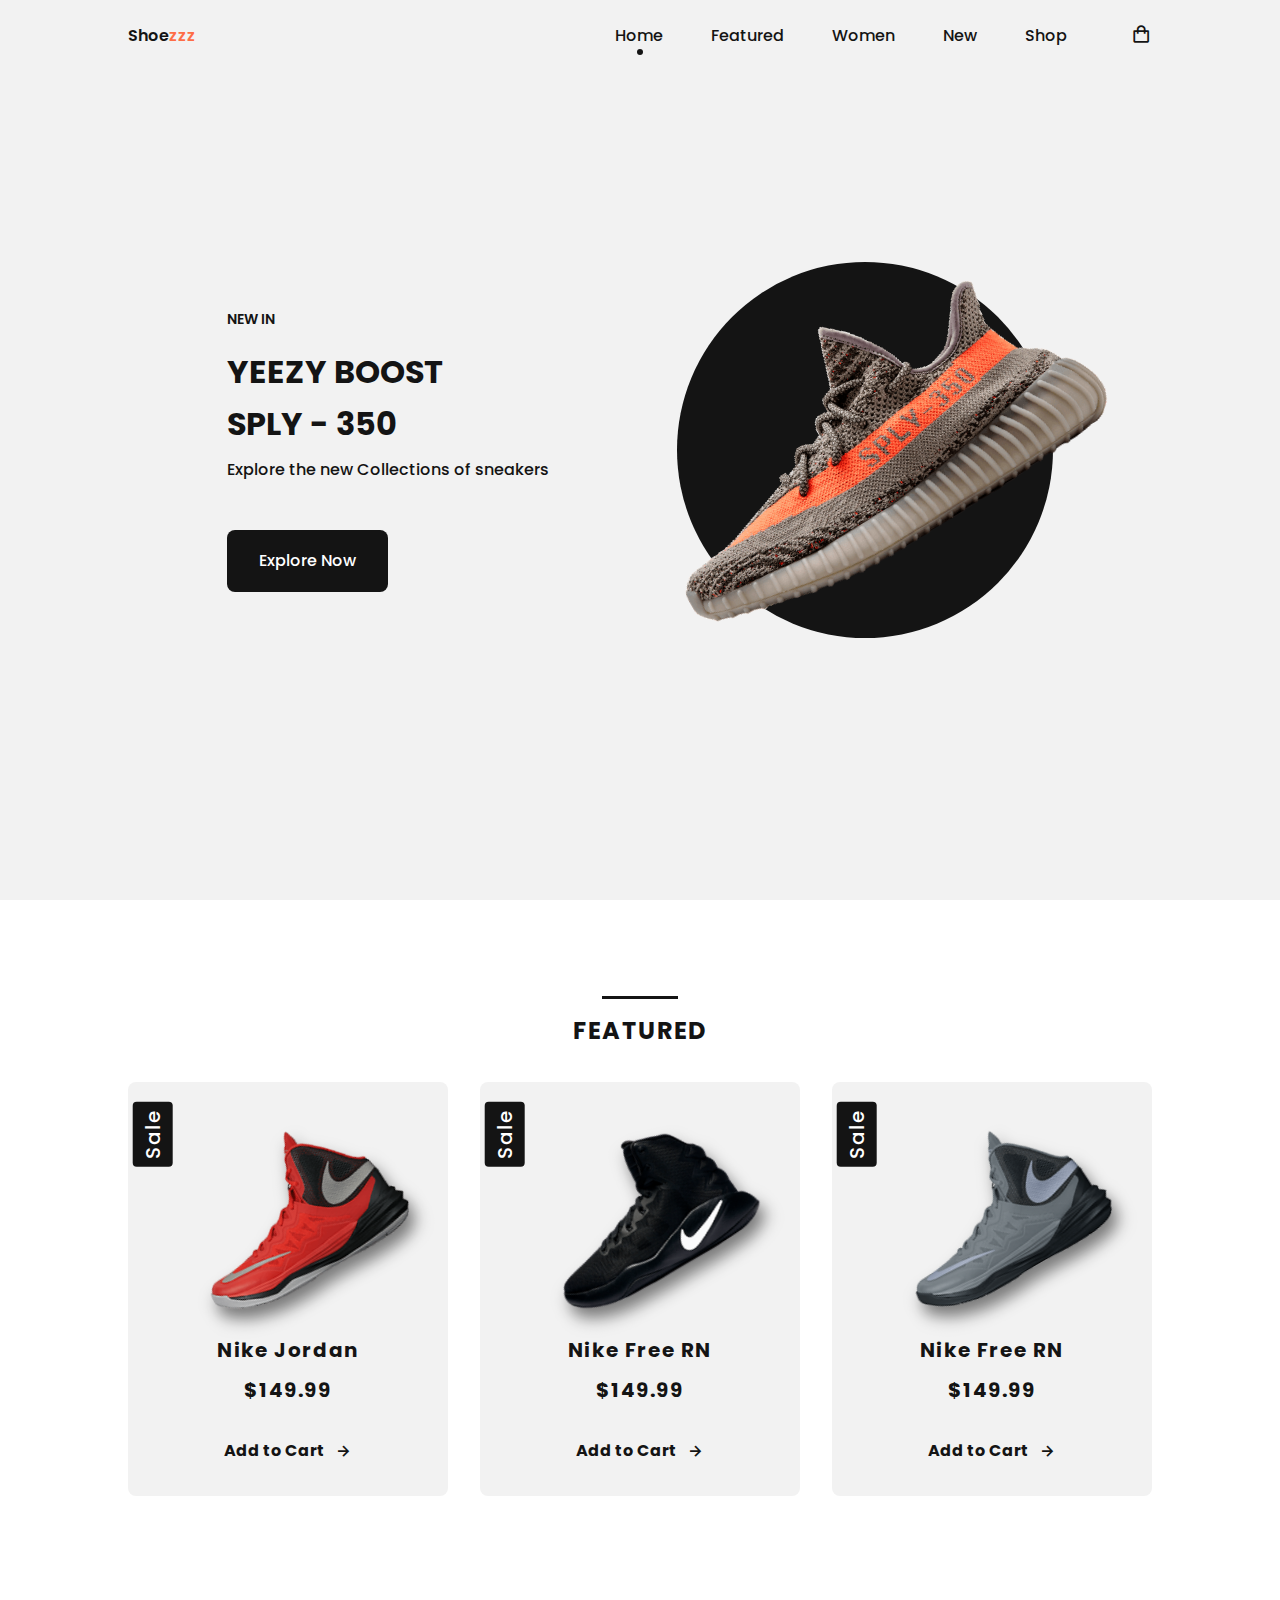
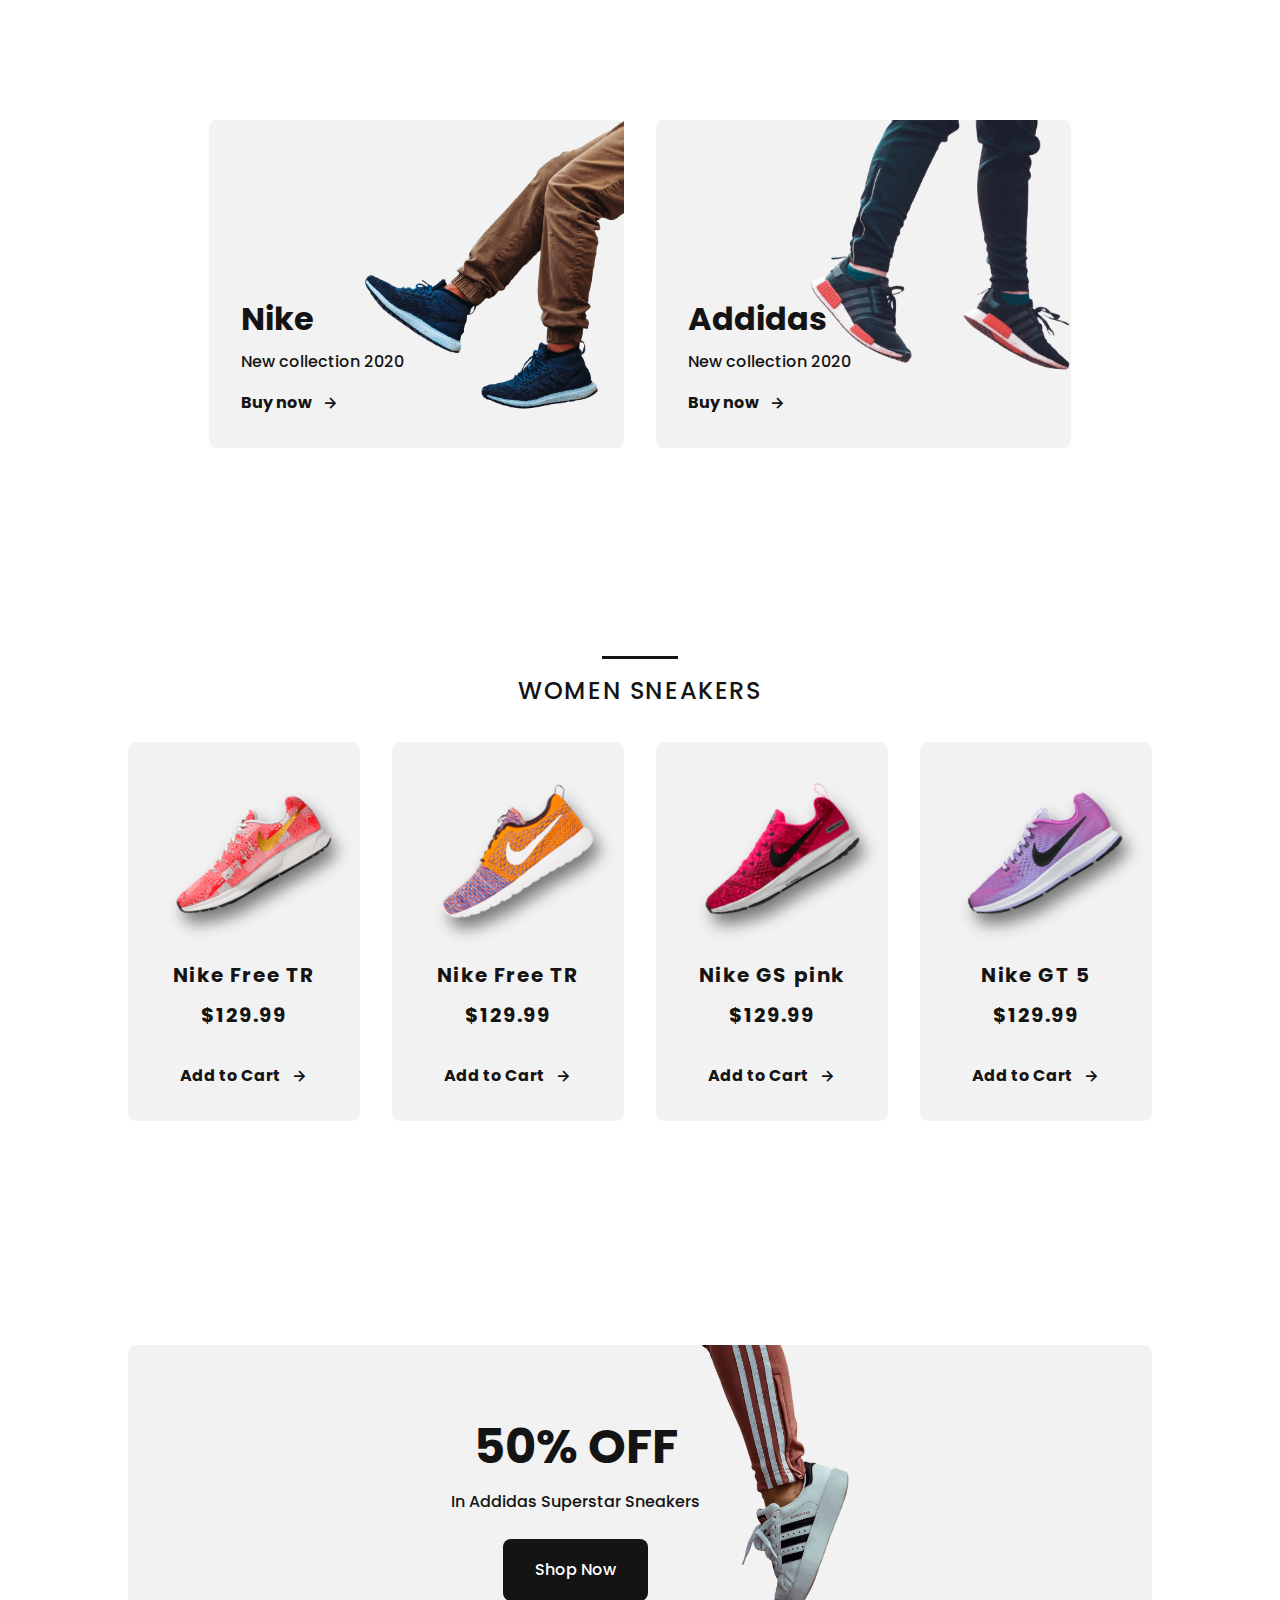
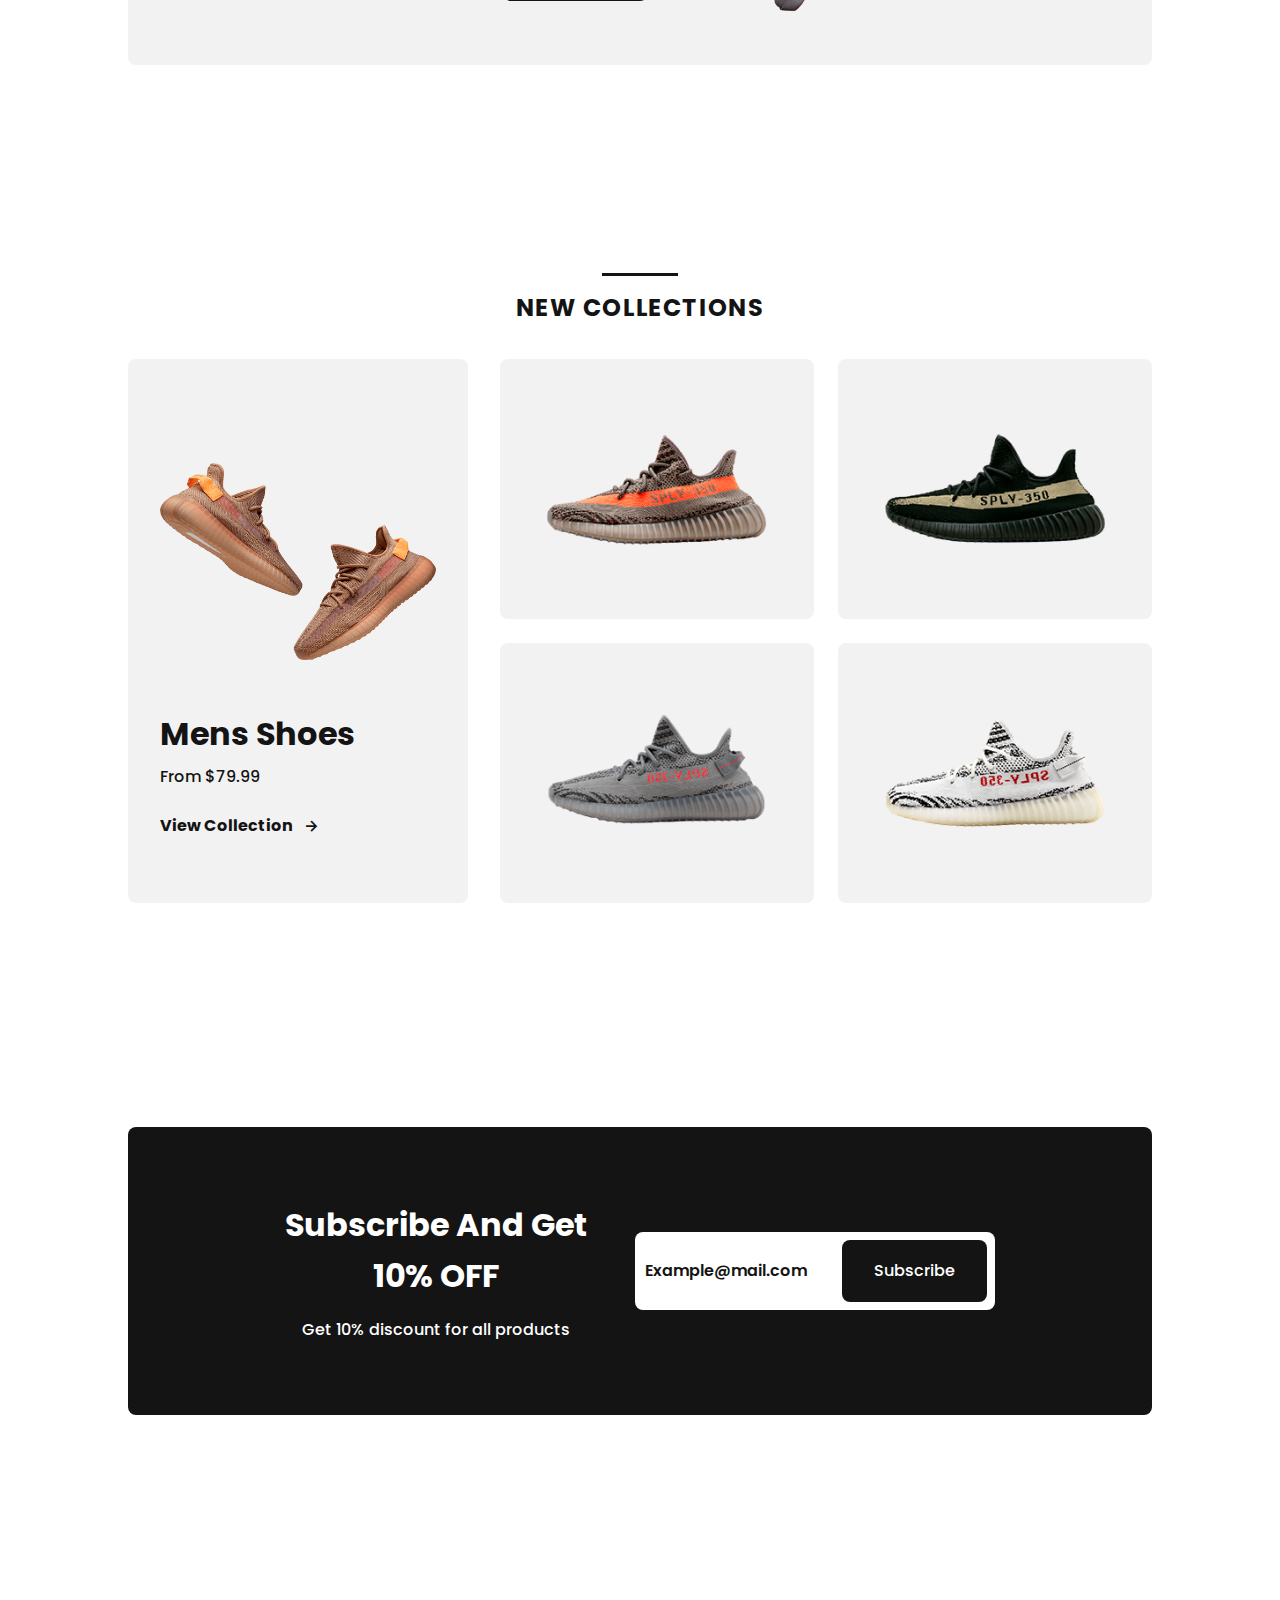
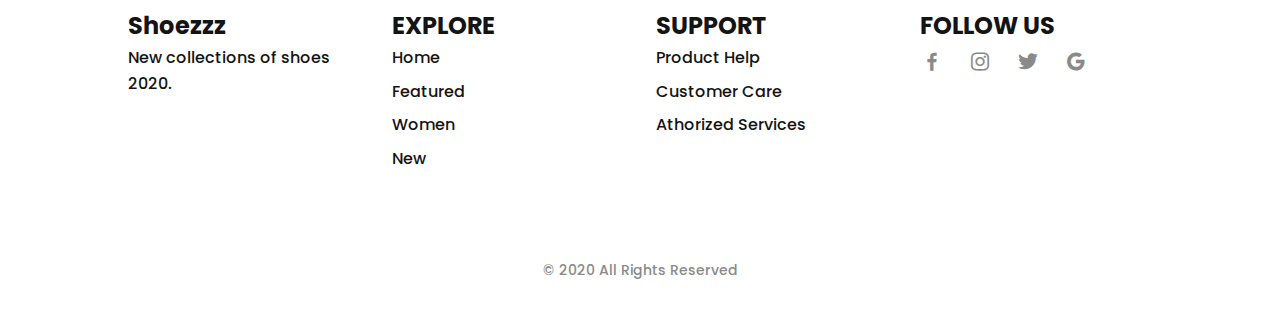
<file: index.html>
<!DOCTYPE html>
<html lang="en">
<head>
    <meta charset="UTF-8">
    <meta name="viewport" content="width=device-width, initial-scale=1.0">

    <!--CSS-->
    <link rel="stylesheet" href="assets/css/style.css">

    <!--Boxicons-->
    <link rel="stylesheet" href="https://cdn.jsdelivr.net/npm/boxicons@2.0.5/css/boxicons.min.css">

    <title>Shoezzz Store</title>
</head>
<body>
    <!--HEADER-->
    <header class="l-header" id="header">
        <nav class="nav bd-grid">

            <div class="nav__toggle" id="nav-toggle">
                <i class="bx bxs-grid"></i>
            </div>

            <a href="#" class="nav__logo">Shoe<span>zzz</span></a>

            <div class="nav__menu" id="nav-menu">
                <ul class="nav__list">

                    <li class="nav__item">
                        <a href="#home" class="nav__link active">Home</a>
                    </li>

                    <li class="nav__item">
                        <a href="#featured" class="nav__link">Featured</a>
                    </li>

                    <li class="nav__item">
                        <a href="#women" class="nav__link">Women</a>
                    </li>

                    <li class="nav__item">
                        <a href="#new" class="nav__link">New</a>
                    </li>

                    <li class="nav__item">
                        <a href="./shop.html" class="nav__link">Shop</a>
                    </li>

                </ul>
            </div>

            <div class="nav__shop">
                <i class="bx bx-shopping-bag"></i>
            </div>
        </nav>
    </header>

    <!--MAIN-->
    <main class="l-main">
        <!--Home-->
        <section class="home" id="home">
            <div class="home__container bd-grid">

                <div class="home__hero">
                    <div class="home__shape"></div>
                    <img src="assets/img/imghome.png" alt="sneaker" class="home__img">
                </div>

                <div class="home__data">
                    <span class="home__new">New in</span>
                    <h1 class="home__title">YEEZY BOOST <br> SPLY - 350</h1>
                    <p class="home__description">Explore the new Collections of sneakers</p>
                    <a href="#" class="btn">Explore Now</a>
                </div>
                
            </div>
        </section>

        <!--Featured-->
        <section class="featured section" id="featured">
            <h2 class="section-title">Featured</h2>

            <div class="featured__container bd-grid">

                <article class="sneaker">
                    <div class="sneaker__sale">Sale</div>
                    <img src="assets/img/featured1.png" alt="featured1" class="sneaker__img">
                    <span class="sneaker__name">Nike Jordan</span>
                    <span class="sneaker__price">$149.99</span>
                    <a href="#" class="btn-light">Add to Cart <i class="bx bx-right-arrow-alt btn-icon"></i></a>
                </article>

                <article class="sneaker">
                    <div class="sneaker__sale">Sale</div>
                    <img src="assets/img/featured2.png" alt="featured2" class="sneaker__img">
                    <span class="sneaker__name">Nike Free RN</span>
                    <span class="sneaker__price">$149.99</span>
                    <a href="#" class="btn-light">Add to Cart <i class="bx bx-right-arrow-alt btn-icon"></i></a>
                </article>

                <article class="sneaker">
                    <div class="sneaker__sale">Sale</div>
                    <img src="assets/img/featured3.png" alt="featured3" class="sneaker__img">
                    <span class="sneaker__name">Nike Free RN</span>
                    <span class="sneaker__price">$149.99</span>
                    <a href="#" class="btn-light">Add to Cart <i class="bx bx-right-arrow-alt btn-icon"></i></a>
                </article>

            </div>
        </section>

        <!--Collections-->
        <section class="collection section">
            <div class="collection__container bd-grid">
                <div class="collection__card">
                    <div class="collection__data">
                        <h3 class="collection__name">Nike</h3>
                        <p class="collection__description">
                            New collection 2020
                        </p>
                        <a href="#" class="btn-light">Buy now <i class="bx bx-right-arrow-alt btn-icon"></i></a>
                    </div>

                    <img src="assets/img/collection1.png" alt="collection1" class="collection__img">
                </div>

                <div class="collection__card">
                    <div class="collection__data">
                        <h3 class="collection__name">Addidas</h3>
                        <p class="collection__description">
                            New collection 2020
                        </p>
                        <a href="#" class="btn-light">Buy now <i class="bx bx-right-arrow-alt btn-icon"></i></a>
                    </div>

                    <img src="assets/img/collection2.png" alt="collection2" class="collection__img">
                </div>
            </div>
        </section>

        <!--Women-->
        <section class="women section" id="women">
            <div class="section-title">
                WOMEN SNEAKERS
            </div>

            <div class="women__container bd-grid">

                <article class="sneaker">
                    <img src="assets/img/women1.png" alt="women1" class="sneaker__img">
                    <span class="sneaker__name">Nike Free TR</span>
                    <span class="sneaker__price">$129.99</span>
                    <a href="#" class="btn-light">Add to Cart <i class="bx bx-right-arrow-alt btn-icon"></i></a>
                </article>

                <article class="sneaker">
                    <img src="assets/img/women2.png" alt="women2" class="sneaker__img">
                    <span class="sneaker__name">Nike Free TR</span>
                    <span class="sneaker__price">$129.99</span>
                    <a href="#" class="btn-light">Add to Cart <i class="bx bx-right-arrow-alt btn-icon"></i></a>
                </article>

                <article class="sneaker">
                    <img src="assets/img/women3.png" alt="women3" class="sneaker__img">
                    <span class="sneaker__name">Nike GS pink</span>
                    <span class="sneaker__price">$129.99</span>
                    <a href="#" class="btn-light">Add to Cart <i class="bx bx-right-arrow-alt btn-icon"></i></a>
                </article>

                <article class="sneaker">
                    <img src="assets/img/women4.png" alt="women4" class="sneaker__img">
                    <span class="sneaker__name">Nike GT 5</span>
                    <span class="sneaker__price">$129.99</span>
                    <a href="#" class="btn-light">Add to Cart <i class="bx bx-right-arrow-alt btn-icon"></i></a>
                </article>

            </div>
        </section>

        <!--Offer-->
        <section class="offer section">
            <div class="offer__container bd-grid">
                <div class="offer__data">
                    <h3 class="offer__title">50% OFF</h3>
                    <p class="offer__description">
                        In Addidas Superstar Sneakers
                    </p>
                    <a href="#" class="btn">Shop Now</a>
                </div>

                <img src="assets/img/offert.png" alt="offer" class="offer__img">
            </div>
        </section>

        <!--New Collection-->
        <section class="new section" id="new">
            <h2 class="section-title">NEW COLLECTIONS</h2>

            <div class="new__container bd-grid">
                <div class="new__mens">
                    <img src="assets/img/new1-1.png" alt="new1" class="new__mens-img">
                    <h3 class="new__title">Mens Shoes</h3>
                    <span class="new__price">From $79.99</span>
                    <a href="#" class="btn-light">View Collection <i class="bx bx-right-arrow-alt btn-icon"></i></a>
                </div>

                <div class="new__sneaker">
                    <div class="new__sneaker-card">
                        <img src="assets/img/new2-1.png" alt="new2" class="new__sneaker-img">
                        <div class="new__sneaker-overlay">
                            <a href="#" class="btn">Add to Cart</a>
                        </div>
                    </div>

                    <div class="new__sneaker-card">
                        <img src="assets/img/new3-1.png" alt="new3" class="new__sneaker-img">
                        <div class="new__sneaker-overlay">
                            <a href="#" class="btn">Add to Cart</a>
                        </div>
                    </div>

                    <div class="new__sneaker-card">
                        <img src="assets/img/new4-1.png" alt="new4" class="new__sneaker-img">
                        <div class="new__sneaker-overlay">
                            <a href="#" class="btn">Add to Cart</a>
                        </div>
                    </div>

                    <div class="new__sneaker-card">
                        <img src="assets/img/new5-1.png" alt="new5" class="new__sneaker-img">
                        <div class="new__sneaker-overlay">
                            <a href="#" class="btn">Add to Cart</a>
                        </div>
                    </div>
                </div>
            </div>
        </section>

        <!--Newsletter-->
        <section class="newsletter section">
            <div class="newsletter__container bd-grid">
                <div>
                    <h3 class="newsletter__title">Subscribe And Get <br> 10% OFF</h3>
                    <p class="newsletter__description">
                        Get 10% discount for all products
                    </p>
                </div>

                <form action="" class="newsletter__subscribe">
                    <input type="text" placeholder="Example@mail.com" class="newsletter__input">
                    <a href="#" class="btn">Subscribe</a>
                </form>
            </div>
        </section>

    </main>

    <!--Footer-->
    <footer class="footer">
        <div class="footer__container bd-grid">
            <div class="footer__box">
                <h3 class="footer__title">Shoezzz</h3>
                <p class="footer__description">
                    New collections of shoes 2020.
                </p>
            </div>

            <div class="footer__box">
                <h3 class="footer__title">EXPLORE</h3>
                <ul>
                    <li><a href="#home" class="footer__link">Home</a></li>
                    <li><a href="#featured" class="footer__link">Featured</a></li>
                    <li><a href="#women" class="footer__link">Women</a></li>
                    <li><a href="#new" class="footer__link">New</a></li>
                </ul>
            </div>

            <div class="footer__box">
                <h3 class="footer__title">SUPPORT</h3>
                <ul>
                    <li><a href="#" class="footer__link">Product Help</a></li>
                    <li><a href="#" class="footer__link">Customer Care</a></li>
                    <li><a href="#" class="footer__link">Athorized Services</a></li>
                </ul>
            </div>

            <div class="footer__box">
                <h3 class="footer__title">FOLLOW US</h3>
                <a href="#" class="footer__social"><i class="bx bxl-facebook"></i></a>
                <a href="#" class="footer__social"><i class="bx bxl-instagram"></i></a>
                <a href="#" class="footer__social"><i class="bx bxl-twitter"></i></a>
                <a href="#" class="footer__social"><i class="bx bxl-google"></i></a>
            </div>
        </div>

        <p class="footer__copy">&#169; 2020 All Rights Reserved</p>
    </footer>

    <!--JS-->
    <script src="assets/js/main.js"></script>
</body>
</html>
</file>
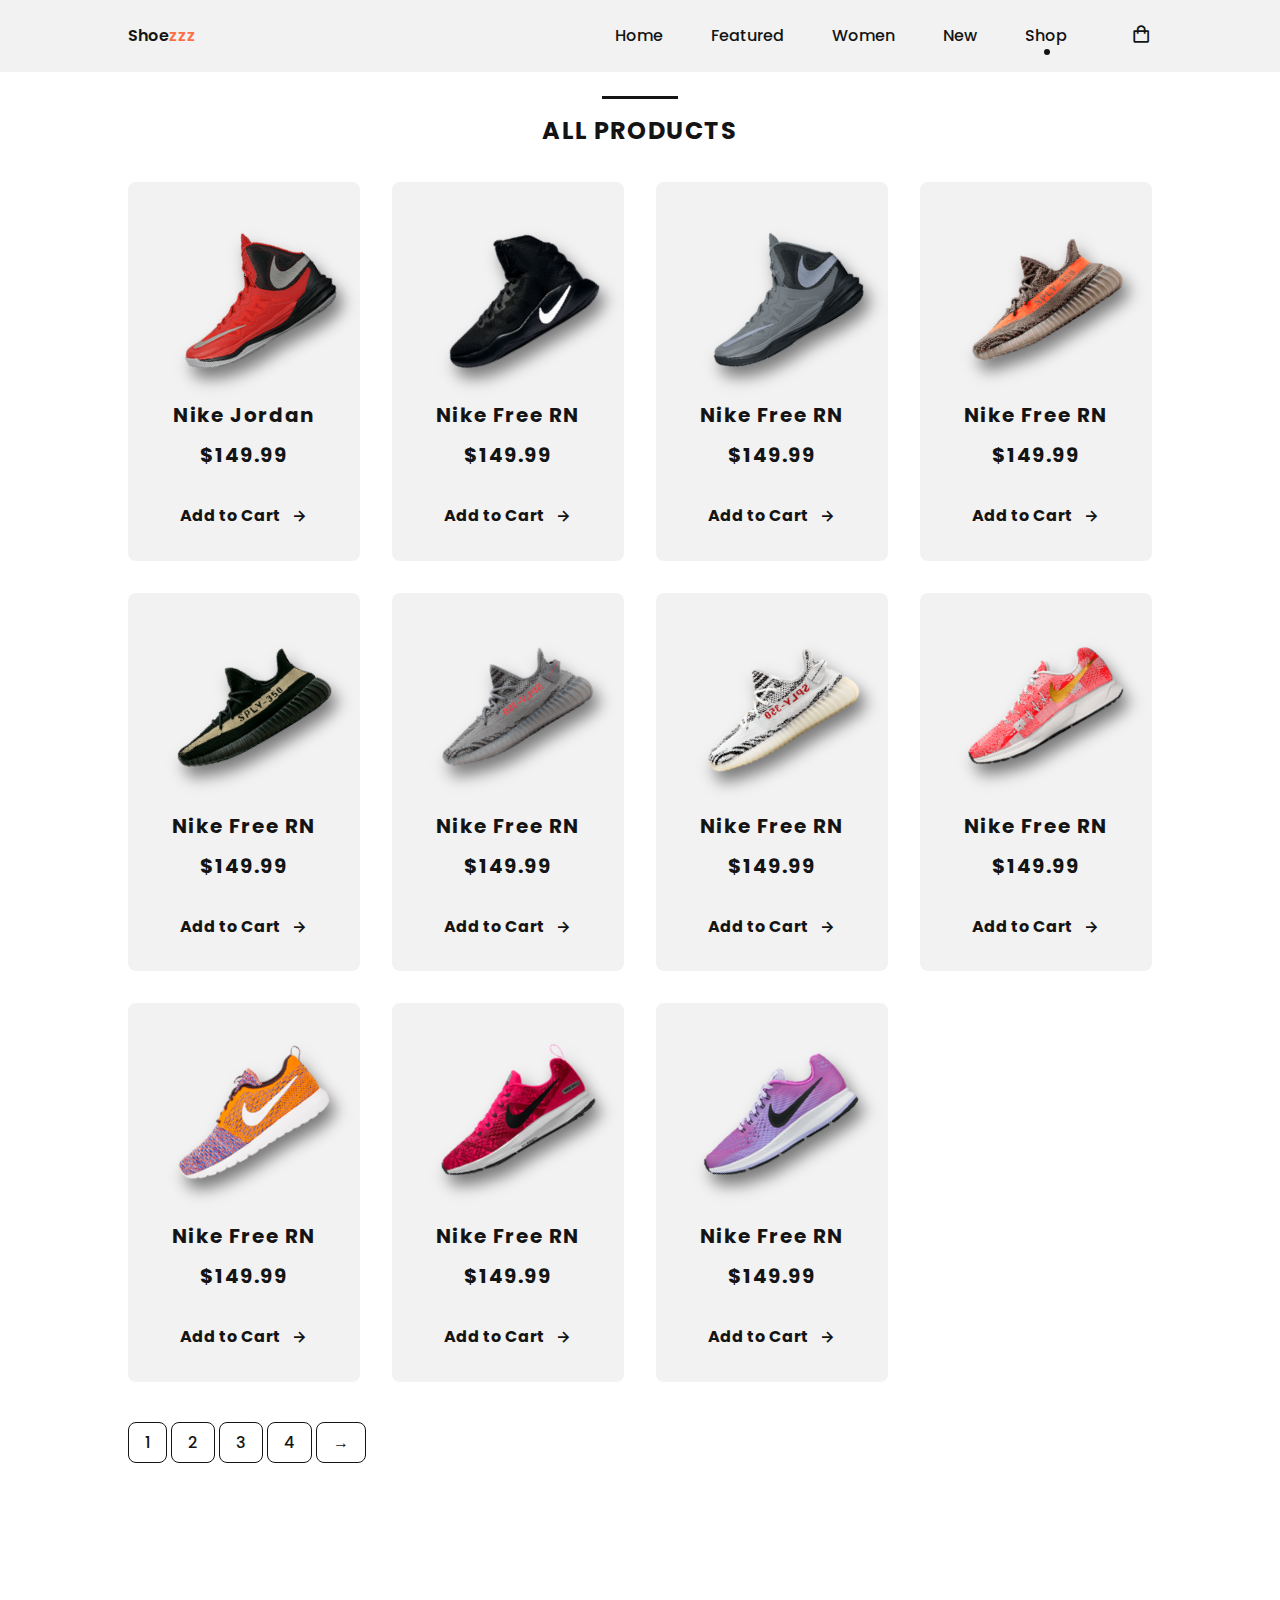
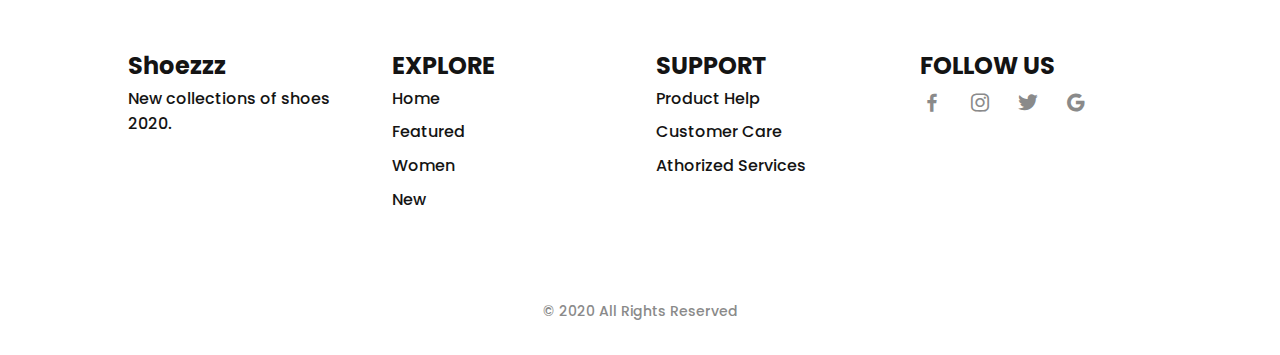
<file: shop.html>
<!DOCTYPE html>
<html lang="en">
<head>
    <meta charset="UTF-8">
    <meta name="viewport" content="width=device-width, initial-scale=1.0">

    <!--CSS-->
    <link rel="stylesheet" href="assets/css/style.css">

    <!--Boxicons-->
    <link rel="stylesheet" href="https://cdn.jsdelivr.net/npm/boxicons@2.0.5/css/boxicons.min.css">

    <title>Shoezzz Store</title>
</head>
<body>
    <!--HEADER-->
    <header class="l-header" id="header">
        <nav class="nav bd-grid">

            <div class="nav__toggle" id="nav-toggle">
                <i class="bx bxs-grid"></i>
            </div>

            <a href="#" class="nav__logo">Shoe<span>zzz</span></a>

            <div class="nav__menu" id="nav-menu">
                <ul class="nav__list">

                    <li class="nav__item">
                        <a href="index.html" class="nav__link">Home</a>
                    </li>

                    <li class="nav__item">
                        <a href="index.html#featured" class="nav__link">Featured</a>
                    </li>

                    <li class="nav__item">
                        <a href="index.html#women" class="nav__link">Women</a>
                    </li>

                    <li class="nav__item">
                        <a href="index.html#new" class="nav__link">New</a>
                    </li>

                    <li class="nav__item">
                        <a href="#shop" class="nav__link active">Shop</a>
                    </li>

                </ul>
            </div>

            <div class="nav__shop">
                <i class="bx bx-shopping-bag"></i>
            </div>
        </nav>
    </header>

    <!--MAIN-->
    <main class="l-main">
        <!--All Products-->
        <section class="featured section" id="shop">
            <h2 class="section-title">All Products</h2>

            <div class="featured__container bd-grid">

                <article class="sneaker">
                    <img src="assets/img/featured1.png" alt="featured1" class="sneaker__img">
                    <span class="sneaker__name">Nike Jordan</span>
                    <span class="sneaker__price">$149.99</span>
                    <a href="#" class="btn-light">Add to Cart <i class="bx bx-right-arrow-alt btn-icon"></i></a>
                </article>

                <article class="sneaker">
                    <img src="assets/img/featured2.png" alt="featured2" class="sneaker__img">
                    <span class="sneaker__name">Nike Free RN</span>
                    <span class="sneaker__price">$149.99</span>
                    <a href="#" class="btn-light">Add to Cart <i class="bx bx-right-arrow-alt btn-icon"></i></a>
                </article>

                <article class="sneaker">
                    <img src="assets/img/featured3.png" alt="featured3" class="sneaker__img">
                    <span class="sneaker__name">Nike Free RN</span>
                    <span class="sneaker__price">$149.99</span>
                    <a href="#" class="btn-light">Add to Cart <i class="bx bx-right-arrow-alt btn-icon"></i></a>
                </article>

                <article class="sneaker">
                    <img src="assets/img/new2-1.png" alt="featured3" class="sneaker__img">
                    <span class="sneaker__name">Nike Free RN</span>
                    <span class="sneaker__price">$149.99</span>
                    <a href="#" class="btn-light">Add to Cart <i class="bx bx-right-arrow-alt btn-icon"></i></a>
                </article>

                <article class="sneaker">
                    <img src="assets/img/new3-1.png" alt="featured3" class="sneaker__img">
                    <span class="sneaker__name">Nike Free RN</span>
                    <span class="sneaker__price">$149.99</span>
                    <a href="#" class="btn-light">Add to Cart <i class="bx bx-right-arrow-alt btn-icon"></i></a>
                </article>

                <article class="sneaker">
                    <img src="assets/img/new4-1.png" alt="featured3" class="sneaker__img">
                    <span class="sneaker__name">Nike Free RN</span>
                    <span class="sneaker__price">$149.99</span>
                    <a href="#" class="btn-light">Add to Cart <i class="bx bx-right-arrow-alt btn-icon"></i></a>
                </article>

                <article class="sneaker">
                    <img src="assets/img/new5-1.png" alt="featured3" class="sneaker__img">
                    <span class="sneaker__name">Nike Free RN</span>
                    <span class="sneaker__price">$149.99</span>
                    <a href="#" class="btn-light">Add to Cart <i class="bx bx-right-arrow-alt btn-icon"></i></a>
                </article>

                <article class="sneaker">
                    <img src="assets/img/women1.png" alt="featured3" class="sneaker__img">
                    <span class="sneaker__name">Nike Free RN</span>
                    <span class="sneaker__price">$149.99</span>
                    <a href="#" class="btn-light">Add to Cart <i class="bx bx-right-arrow-alt btn-icon"></i></a>
                </article>

                <article class="sneaker">
                    <img src="assets/img/women2.png" alt="featured3" class="sneaker__img">
                    <span class="sneaker__name">Nike Free RN</span>
                    <span class="sneaker__price">$149.99</span>
                    <a href="#" class="btn-light">Add to Cart <i class="bx bx-right-arrow-alt btn-icon"></i></a>
                </article>

                <article class="sneaker">
                    <img src="assets/img/women3.png" alt="featured3" class="sneaker__img">
                    <span class="sneaker__name">Nike Free RN</span>
                    <span class="sneaker__price">$149.99</span>
                    <a href="#" class="btn-light">Add to Cart <i class="bx bx-right-arrow-alt btn-icon"></i></a>
                </article>

                <article class="sneaker">
                    <img src="assets/img/women4.png" alt="featured3" class="sneaker__img">
                    <span class="sneaker__name">Nike Free RN</span>
                    <span class="sneaker__price">$149.99</span>
                    <a href="#" class="btn-light">Add to Cart <i class="bx bx-right-arrow-alt btn-icon"></i></a>
                </article>

            </div>

            <div class="sneaker__pages bd-grid">
                <div>
                    <span class="sneaker__pag">1</span>
                    <span class="sneaker__pag">2</span>
                    <span class="sneaker__pag">3</span>
                    <span class="sneaker__pag">4</span>
                    <span class="sneaker__pag">&#8594;</span>
                </div>
            </div>
        </section>

    </main>

    <!--Footer-->
    <footer class="footer">
        <div class="footer__container bd-grid">
            <div class="footer__box">
                <h3 class="footer__title">Shoezzz</h3>
                <p class="footer__description">
                    New collections of shoes 2020.
                </p>
            </div>

            <div class="footer__box">
                <h3 class="footer__title">EXPLORE</h3>
                <ul>
                    <li><a href="#home" class="footer__link">Home</a></li>
                    <li><a href="#featured" class="footer__link">Featured</a></li>
                    <li><a href="#women" class="footer__link">Women</a></li>
                    <li><a href="#new" class="footer__link">New</a></li>
                </ul>
            </div>

            <div class="footer__box">
                <h3 class="footer__title">SUPPORT</h3>
                <ul>
                    <li><a href="#" class="footer__link">Product Help</a></li>
                    <li><a href="#" class="footer__link">Customer Care</a></li>
                    <li><a href="#" class="footer__link">Athorized Services</a></li>
                </ul>
            </div>

            <div class="footer__box">
                <h3 class="footer__title">FOLLOW US</h3>
                <a href="#" class="footer__social"><i class="bx bxl-facebook"></i></a>
                <a href="#" class="footer__social"><i class="bx bxl-instagram"></i></a>
                <a href="#" class="footer__social"><i class="bx bxl-twitter"></i></a>
                <a href="#" class="footer__social"><i class="bx bxl-google"></i></a>
            </div>
        </div>

        <p class="footer__copy">&#169; 2020 All Rights Reserved</p>
    </footer>

    <!--JS-->
    <script src="assets/js/main.js"></script>
</body>
</html>
</file>
<file: assets/css/style.css>
/* Google Fonts */
@import url('https://fonts.googleapis.com/css2?family=Poppins:wght@400;500;600;700&display=swap');

/* Vairables */
:root{ /* Mobile */
    --header-height: 3rem;

    /* Font Weight */
    --font-medium: 500;
    --font-semi-bold: 600;
    --font-bold: 700;

    /* Colors */
    --main-color: #fe6d46;
    --dark-color: #141414;
    --dark-gray: #8a8a8a;
    --light-color: #f2f2f2;
    --white-color: #fff;

    /* Font Family and Size */
    --body-font: 'Poppins', sans-serif;
    --small-font-size: .813rem;
    --normal-font-size: .938rem;
    --big-font-size: 1.25rem;
    --bigger-font-size: 1.5rem;
    --biggest-font-size: 2rem;
    --h2-font-size: 1.25rem;

    /* Margins */
    --mb-1: .5rem;
    --mb-2: 1rem;
    --mb-3: 1.5rem;
    --mb-4: 2rem;
    --mb-5: 2.5rem;
    --mb-6: 3rem;

    /* Z-index */
    --z-fixed: 100;

    /* Rotate img */
    --rotate-img: rotate(-30deg)
}

@media screen and (min-width: 768px){ /* Descktop */
    :root{
        --small-font-size: .875rem;
        --normal-font-size: 1rem;
        --big-font-size: 1.5rem;
        --bigger-font-size: 2rem;
        --biggest-font-size: 3rem;
    }
}

/* BASE */
*,::before,::after{box-sizing: border-box;}

html{scroll-behavior: smooth;}

body{
    margin: var(--header-height) 0 0 0;
    font-family: var(--body-font);
    font-size: var(--normal-font-size);
    font-weight: var(--font-medium);
    color: var(--dark-color);
    line-height: 1.6;
}

h1,h2,h3,p,ul{margin: 0;}

ul{padding: 0;list-style: none;}

a{text-decoration: none;color: var(--dark-color);}

img{
    max-width: 100%;
    height: auto;
    display: block;
}

/* Class Css */
.section{padding: 5rem 0 2rem;}

.section-title{
    position: relative;
    font-size: var(--big-font-size);
    margin-bottom: var(--mb-4);
    text-align: center;
    letter-spacing: .1rem;
    text-transform: uppercase;
}

.section-title::after{
    content: '';
    position: absolute;
    width: 56px;
    height: .18rem;
    top: -1rem;
    left: 0;
    right: 0;
    margin: auto;
    background-color: var(--dark-color);
}

/* Buttons */
.btn{
    display: inline-block;
    background-color: var(--dark-color);
    color: var(--white-color);
    padding: 1.125rem 2rem;
    font-weight: var(--font-medium);
    border-radius: .5rem;
    transition: .3s;
}

.btn:hover{transform: translateY(-.25rem);}

.btn-light{
    display: inline-flex;
    color: var(--dark-color);
    font-weight: var(--font-bold);
    align-items: center;
}

.btn-icon{
    font-size: 1.25rem;
    margin-left: var(--mb-1);
    transition: .3s;
}

.btn-light:hover .btn-icon{transform: translateX(.25rem);}

/* Layout */
.l-header{
    width: 100%;
    position: fixed;
    top: 0;
    left: 0;
    z-index: var(--z-fixed);
    background-color: var(--light-color);
}

.bd-grid{
    max-width: 1024px;
    display: grid;
    grid-template-columns: 100%;
    column-gap: 2rem;
    width: calc(100% - 2rem);
    margin-left: var(--mb-2);
    margin-right: var(--mb-2);
}

/* Nav */
.nav{
    height: var(--header-height);
    display: flex;
    justify-content: space-between;
    align-items: center;
}

@media screen and (max-width: 768px){
    .nav__menu{
        position: fixed;
        top: var(--header-height);
        left: -100%;
        width: 70%;
        height: 100vh;
        padding: 2rem;
        background-color: var(--white-color);
        transition: .5s;
    }
}

.nav__item{margin-bottom: var(--mb-4);}

.nav__logo{font-weight: var(--font-semi-bold);}

.nav__logo span{color: var(--main-color)}

.nav__toggle, .nav__shop{
    font-size: 1.3rem;
    cursor: pointer;
}

/* Show Menu */
.show{left: 0;}

/* Active Link */
.active{position: relative;}

.active::before{
    content: "";
    position: absolute;
    bottom: -.5rem;
    left: 45%;
    width: 6px;
    height: 6px;
    background-color: var(--dark-color);
    border-radius: 50%;
}

/* Change color Header */
.scroll-header{
    background-color: var(--white-color);
    box-shadow: 0 2px 4px rgba(0, 0, 0, 0.1);
}

/* Home */
.home{
    background-color: var(--light-color);
    overflow: hidden;
}

.home__container{height: calc(100vh - var(--header-height));}

.home__hero{
    position: relative;
    display: flex;
    justify-content: center;
    align-self: center;
}

.home__shape{
    width: 220px;
    height: 220px;
    background-color: var(--dark-color);
    border-radius: 50%;
}

.home__img{
    position: absolute;
    top: 1.5rem;
    max-width: initial;
    width: 275px;
    transform: var(--rotate-img);
}

.home__new{
    display: block;
    font-size: var(--small-font-size);
    font-weight: var(--font-semi-bold);
    margin-bottom: var(--mb-2);
    text-transform: uppercase;
}

.home__title{
    font-size: var(--bigger-font-size);
    margin-bottom: var(--mb-1);
}

.home__description{margin-bottom: var(--mb-6);}


/* Featuerd */
.featured__container{
    row-gap: 2rem;
    grid-template-columns: repeat(auto-fit, minmax(220px, 1fr));
}

.sneaker{
    position: relative;
    display: flex;
    flex-direction: column;
    align-items: center;
    padding: 2rem;
    background-color: var(--light-color);
    border-radius: .5rem;
    transition: .3s;
}

.sneaker:hover{transform: translateY(-.5rem);}

.sneaker__sale{
    position: absolute;
    left: -.5rem;
    background-color: var(--dark-color);
    color: var(--white-color);
    padding: .25rem .5rem;
    font-size: var(--h2-font-size);
    transform: rotate(-90deg);
    letter-spacing: .1rem;
    border-radius: .25rem;
}

.sneaker__img{
    width: 220px;
    margin-top: var(--mb-3);
    margin-bottom: var(--mb-6);
    transform: var(--rotate-img);
    filter: drop-shadow(0 12px 8px rgba(0, 0, 0, .5));
}

.sneaker__name, .sneaker__price{
    font-size: var(--h2-font-size);
    letter-spacing: .1rem;
    font-weight: var(--font-bold);
}

.sneaker__name{margin-bottom: var(--mb-1);}

.sneaker__price{margin-bottom: var(--mb-4);}

/* Collections */
.collection__container{
    row-gap: 2rem;
    justify-content: center;
}

.collection__card{
    position: relative;
    display: flex;
    height: 328px;
    background-color: var(--light-color);
    padding: 2rem;
    border-radius: .5rem;
    transition: .3s;
}

.collection__card:hover{transform: translateY(-.5rem);}

.collection__data{align-self: flex-end;}

.collection__img{
    position: absolute;
    top: 0;
    right: 0;
    width: 230px;
}

.collection__name{
    font-size: var(--bigger-font-size);
    margin-bottom: .25rem;
}

.collection__description{margin-bottom: var(--mb-2);}

/* Women */
.women__container{
    row-gap: 2rem;
    grid-template-columns: repeat(auto-fit, minmax(220px, 1fr));
}

/* Offer */
.offer__container{
    grid-template-columns: 55% 45%;
    column-gap: 0;
    background-color: var(--light-color);
    border-radius: .5rem;
    justify-content: center;
}

.offer__data{padding: 4rem 0 4rem 1.5rem;}

.offer__title{
    font-size: var(--biggest-font-size);
    margin-bottom: .25rem;
}

.offer__description{margin-bottom: var(--mb-3);}

.offer__img{width: 153px;}

/* New Collection */
.new__container{row-gap: 2rem;}

.new__mens{
    display: flex;
    flex-direction: column;
    justify-content: center;
    background-color: var(--light-color);
    border-radius: .5rem;
    padding: 2rem;
}

.new__mens-img{
    width: 276px;
    margin-bottom: var(--mb-3);
}

.new__title{
    font-size: var(--bigger-font-size);
    margin-bottom: .25rem;
}

.new__price{
    display: block;
    margin-bottom: var(--mb-3);
}

.new__sneaker{
    display: grid;
    gap: 1.5rem;
    grid-template-columns: repeat(auto-fit, minmax(220px, 1fr));
}

.new__sneaker-card{
    position: relative;
    padding: 3.5rem 1.5rem;
    background-color: var(--light-color);
    border-radius: .5rem;
    overflow: hidden;
    display: flex;
    justify-content: center;
}

.new__sneaker-img{width: 220px;}

.new__sneaker-overlay{
    position: absolute;
    left: 0;
    bottom: -100%;
    width: 100%;
    height: 100%;
    display: flex;
    justify-content: center;
    align-items: center;
    background-color: rgba(138, 138, 138, .3);
    transition: .3s;
}

.new__sneaker-card:hover .new__sneaker-overlay{bottom: 0;}

/* Newsletter */
.newsletter__container{
    background-color: var(--dark-color);
    color: var(--white-color);
    padding: 2rem .5rem;
    border-radius: .5rem;
    text-align: center;
}

.newsletter__title{
    font-size: var(--bigger-font-size);
    margin-bottom: var(--mb-2);
}

.newsletter__description{margin-bottom: var(--mb-5);}

.newsletter__subscribe{
    display: flex;
    column-gap: .5rem;
    background-color: var(--white-color);
    padding: .5rem;
    border-radius: .5rem;
}

.newsletter__input{
    outline: none;
    border: none;
    width: 90%;
    font-size: var(--normal-font-size);
}

.newsletter__input::placeholder{
    color: var(--dark-color);
    font-family: var(--body-font);
    font-size: var(--normal-font-size);
    font-weight: var(--font-semi-bold);
}

/* Shop Page */
.sneaker__pages{margin-top: var(--mb-6);}

.sneaker__pag{
    padding: .5rem 1rem;
    border: 1px solid var(--dark-color);
    border-radius: .5rem;
    transition: .3s;
}

.sneaker__pag:hover{
    background-color: var(--dark-color);
    color: var(--white-color);
}

/* Footer */
.footer{padding: 5rem 0 2rem;}

.footer__container{grid-template-columns: repeat(auto-fit, minmax(220px, 1fr));}

.footer__box{margin-bottom: var(--mb-4);}

.footer__title{font-size: var(--big-font-size);}

.footer__link{
    display: block;
    width: max-content;
    margin-bottom: var(--mb-1);
    transition: .3s;
}

.footer__link:hover{text-decoration: underline;}

.footer__social{
    font-size: 1.5rem;
    margin-right: 1.25rem;
    color: var(--dark-gray);
    transition: .3s;
}

.footer__social:hover{color: var(--dark-color);}

.footer__copy{
    padding-top: 3rem;
    font-size: var(--small-font-size);
    color: var(--dark-gray);
    text-align: center;
    cursor: pointer;
}

.footer__copy:hover{color: #141414;}

/* Media Queries */
@media screen and (min-width: 576px){
    .collection__container{grid-template-columns: 415px;}

    .collection__img{width: 260px;}

    .offer__container{grid-template-columns: max-content max-content;}

    .offer__data{text-align: center;}

    .new__mens{align-items: center;}
}

@media screen and (min-width: 768px){
    body{margin: 0;}

    .section{padding: 7rem 0;}

    .section-title::after{width: 76px;}

    .nav{height: calc(var(--header-height) + 1.5rem);display: flex;justify-content: space-between;}

    .nav__menu{margin-left: auto;}

    .nav__list{display: flex;}

    .nav__item{
        margin-left: var(--mb-6);
        margin-bottom: 0;
    }

    .nav__item:last-child{margin-right: var(--mb-4);}

    .nav__toggle{display: none;}

    .home__container{
        height: 100vh;
        grid-template-columns: max-content max-content;
        justify-content: center;
        align-items: center;
    }

    .home__hero{order: 1;}

    .home__shape{
        width: 376px;
        height: 376px;
    }

    .home__img{
        width: 470px;
        top: 3.5rem;
        right: 0;
        left: -3rem;
    }

    .newsletter__container{
        grid-template-columns: max-content max-content;
        justify-content: center;
        align-items: center;
        padding: 4.5rem 2rem;
        column-gap: 3rem;
    }

    .newsletter__description{margin-bottom: 0;}

    .newsletter__subscribe{
        width: 360px;
        height: max-content;
    }
}

@media screen and (min-width: 768px){
    .bd-grid{
        margin-left: auto;
        margin-right: auto;
    }

    .home__container{column-gap: 8rem;}

    .collection__container{grid-template-columns: repeat(2, 415px);}

    .new__container{grid-template-columns: max-content 1fr;}

    .new__mens{
        align-items: initial;
        justify-content: flex-end;
        padding: 4rem 2rem;
    }

    .new__mens-img{margin-bottom: var(--mb-6);}
}
</file>
